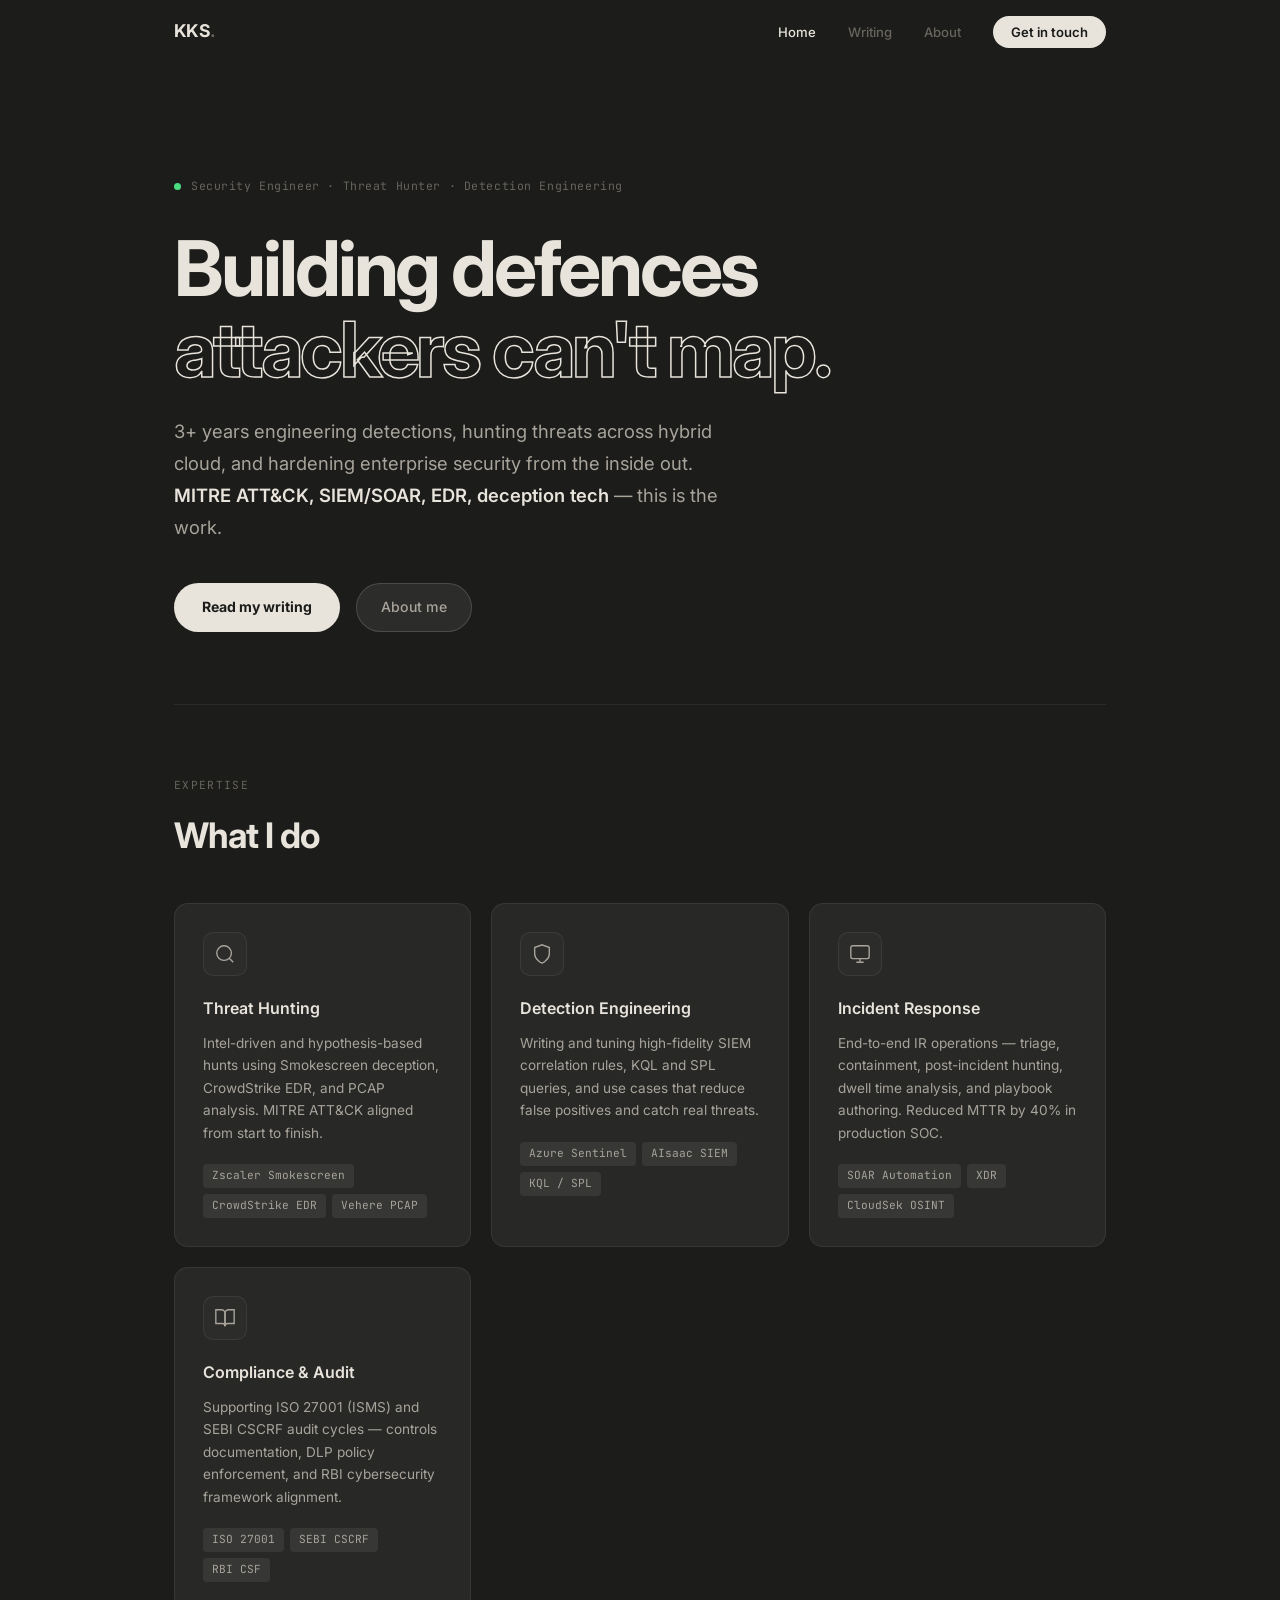
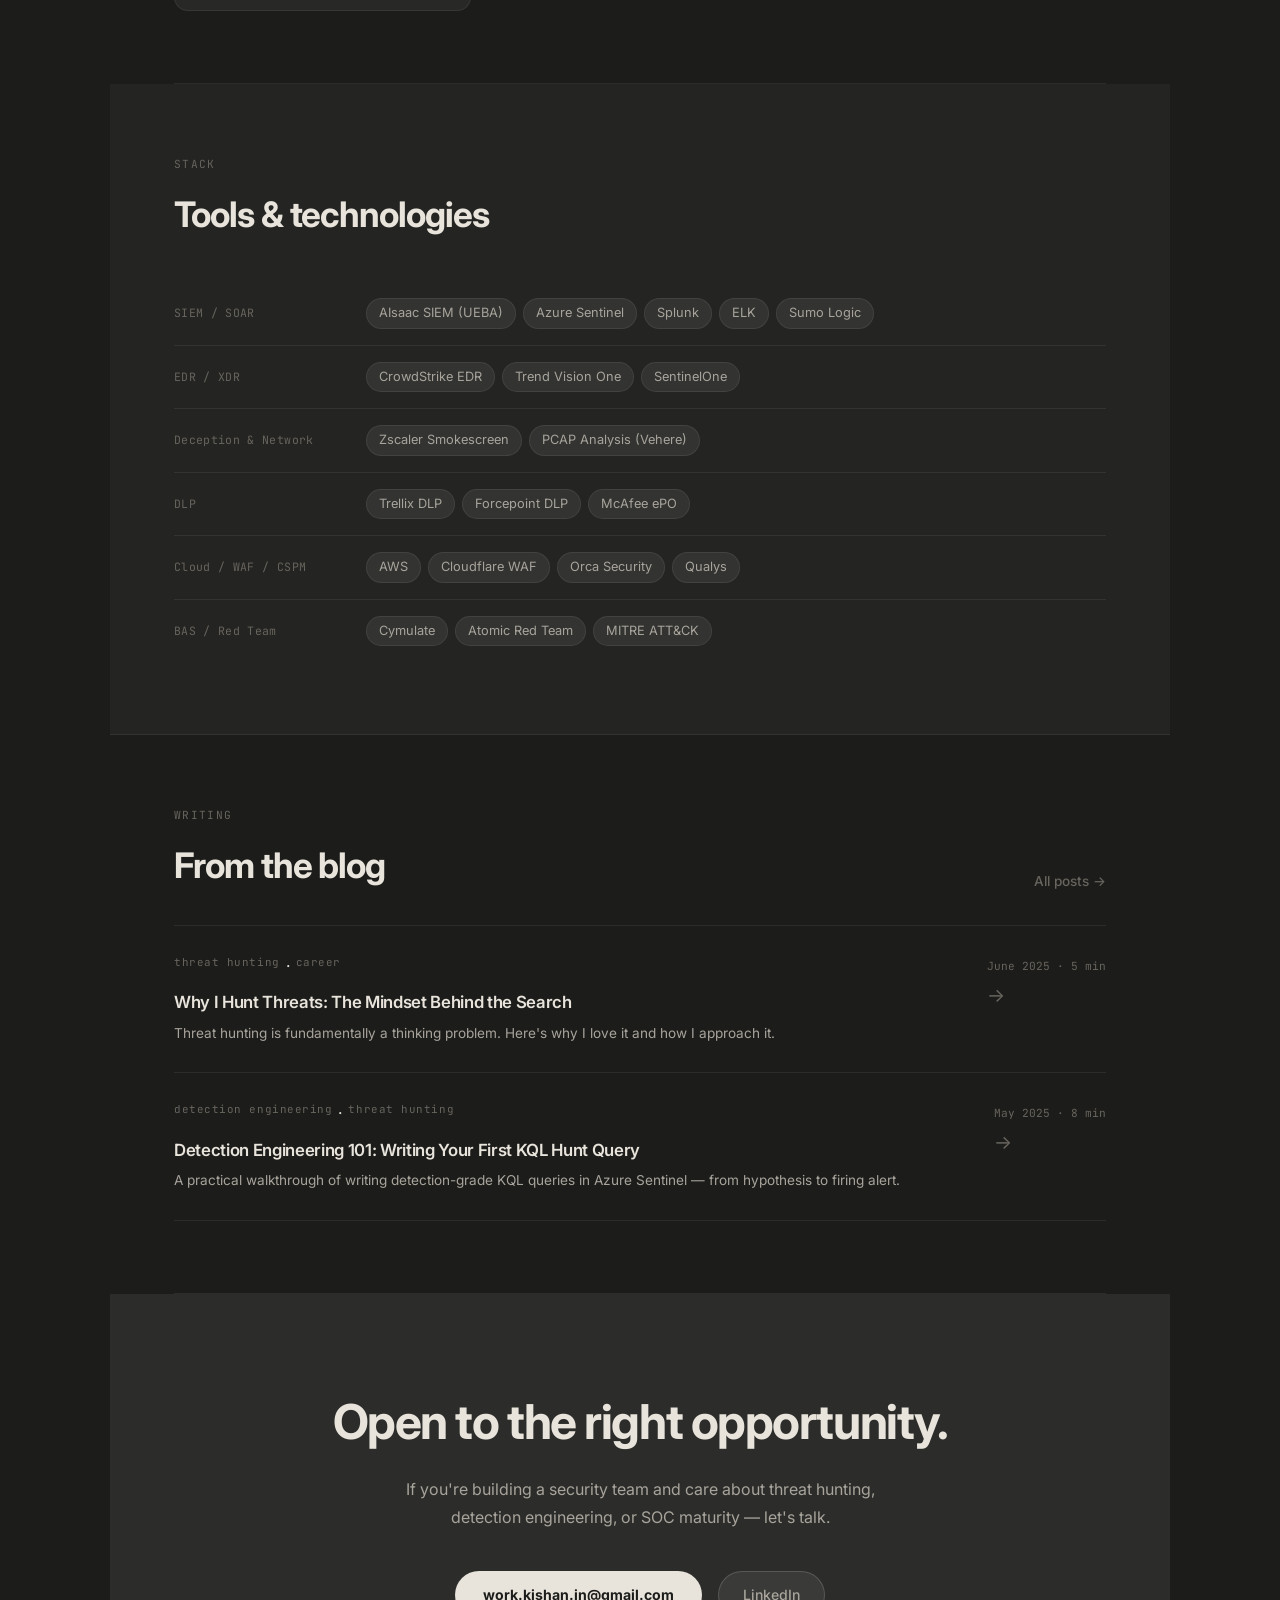
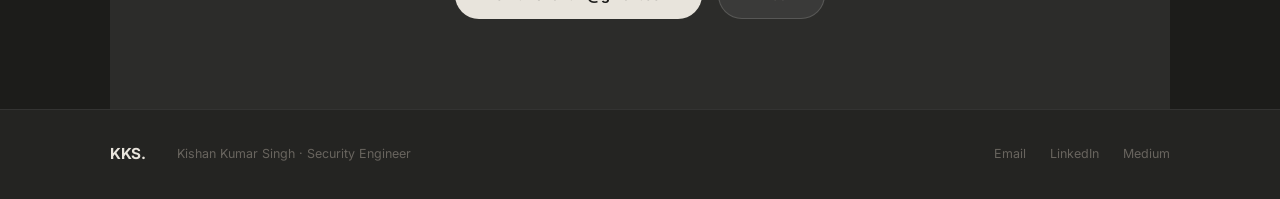
<file: index.html>
<!DOCTYPE html>
<html lang="en">
<head>
<meta charset="UTF-8">
<meta name="viewport" content="width=device-width, initial-scale=1.0">
<title>Kishan Kumar Singh — Security Engineer & Threat Hunter</title>
<meta name="description" content="Security Engineer & Threat Hunter specialising in detection engineering, SIEM/SOAR, and incident response.">
<link rel="preconnect" href="https://fonts.googleapis.com">
<link href="https://fonts.googleapis.com/css2?family=Inter:wght@300;400;500;600;700&family=JetBrains+Mono:wght@300;400;500&display=swap" rel="stylesheet">
<link rel="stylesheet" href="assets/style.css">
</head>
<body>
<nav id="nav">
  <div class="nav-inner">
    <a href="index.html" class="nav-brand">KKS<span class="brand-dot">.</span></a>
    <ul class="nav-links">
      <li><a href="index.html" class="nav-link active">Home</a></li>
      <li><a href="blog.html" class="nav-link">Writing</a></li>
      <li><a href="about.html" class="nav-link">About</a></li>
      <li><a href="mailto:work.kishan.in@gmail.com" class="nav-cta">Get in touch</a></li>
    </ul>
  </div>
</nav>
<main>
  <section class="hero">
    <div class="hero-eyebrow"><span class="status-dot"></span>Security Engineer · Threat Hunter · Detection Engineering</div>
    <h1 class="hero-h1">Building defences<span class="h1-outline">attackers can't map.</span></h1>
    <p class="hero-sub">3+ years engineering detections, hunting threats across hybrid cloud, and hardening enterprise security from the inside out. <strong>MITRE ATT&CK, SIEM/SOAR, EDR, deception tech</strong> — this is the work.</p>
    <div class="hero-actions">
      <a href="blog.html" class="btn-primary">Read my writing</a>
      <a href="about.html" class="btn-secondary">About me</a>
    </div>
  </section>

  <section class="section">
    <div class="section-label">Expertise</div>
    <h2 class="section-title">What I do</h2>
    <div class="expertise-grid">
      <div class="expertise-card">
        <div class="expertise-icon"><svg width="22" height="22" viewBox="0 0 24 24" fill="none" stroke="currentColor" stroke-width="1.5"><circle cx="11" cy="11" r="8"/><path d="m21 21-4.35-4.35"/></svg></div>
        <h3>Threat Hunting</h3>
        <p>Intel-driven and hypothesis-based hunts using Smokescreen deception, CrowdStrike EDR, and PCAP analysis. MITRE ATT&CK aligned from start to finish.</p>
        <div class="card-tools"><span class="tool-chip">Zscaler Smokescreen</span><span class="tool-chip">CrowdStrike EDR</span><span class="tool-chip">Vehere PCAP</span></div>
      </div>
      <div class="expertise-card">
        <div class="expertise-icon"><svg width="22" height="22" viewBox="0 0 24 24" fill="none" stroke="currentColor" stroke-width="1.5"><path d="M12 22s8-4 8-10V5l-8-3-8 3v7c0 6 8 10 8 10z"/></svg></div>
        <h3>Detection Engineering</h3>
        <p>Writing and tuning high-fidelity SIEM correlation rules, KQL and SPL queries, and use cases that reduce false positives and catch real threats.</p>
        <div class="card-tools"><span class="tool-chip">Azure Sentinel</span><span class="tool-chip">AIsaac SIEM</span><span class="tool-chip">KQL / SPL</span></div>
      </div>
      <div class="expertise-card">
        <div class="expertise-icon"><svg width="22" height="22" viewBox="0 0 24 24" fill="none" stroke="currentColor" stroke-width="1.5"><rect x="2" y="3" width="20" height="14" rx="2"/><path d="M8 21h8m-4-4v4"/></svg></div>
        <h3>Incident Response</h3>
        <p>End-to-end IR operations — triage, containment, post-incident hunting, dwell time analysis, and playbook authoring. Reduced MTTR by 40% in production SOC.</p>
        <div class="card-tools"><span class="tool-chip">SOAR Automation</span><span class="tool-chip">XDR</span><span class="tool-chip">CloudSek OSINT</span></div>
      </div>
      <div class="expertise-card">
        <div class="expertise-icon"><svg width="22" height="22" viewBox="0 0 24 24" fill="none" stroke="currentColor" stroke-width="1.5"><path d="M2 3h6a4 4 0 0 1 4 4v14a3 3 0 0 0-3-3H2z"/><path d="M22 3h-6a4 4 0 0 0-4 4v14a3 3 0 0 1 3-3h7z"/></svg></div>
        <h3>Compliance & Audit</h3>
        <p>Supporting ISO 27001 (ISMS) and SEBI CSCRF audit cycles — controls documentation, DLP policy enforcement, and RBI cybersecurity framework alignment.</p>
        <div class="card-tools"><span class="tool-chip">ISO 27001</span><span class="tool-chip">SEBI CSCRF</span><span class="tool-chip">RBI CSF</span></div>
      </div>
    </div>
  </section>

  <section class="section section-alt">
    <div class="section-label">Stack</div>
    <h2 class="section-title">Tools & technologies</h2>
    <div class="stack-grid">
      <div class="stack-row"><span class="stack-category">SIEM / SOAR</span><div class="stack-tags"><span class="stack-tag">AIsaac SIEM (UEBA)</span><span class="stack-tag">Azure Sentinel</span><span class="stack-tag">Splunk</span><span class="stack-tag">ELK</span><span class="stack-tag">Sumo Logic</span></div></div>
      <div class="stack-row"><span class="stack-category">EDR / XDR</span><div class="stack-tags"><span class="stack-tag">CrowdStrike EDR</span><span class="stack-tag">Trend Vision One</span><span class="stack-tag">SentinelOne</span></div></div>
      <div class="stack-row"><span class="stack-category">Deception & Network</span><div class="stack-tags"><span class="stack-tag">Zscaler Smokescreen</span><span class="stack-tag">PCAP Analysis (Vehere)</span></div></div>
      <div class="stack-row"><span class="stack-category">DLP</span><div class="stack-tags"><span class="stack-tag">Trellix DLP</span><span class="stack-tag">Forcepoint DLP</span><span class="stack-tag">McAfee ePO</span></div></div>
      <div class="stack-row"><span class="stack-category">Cloud / WAF / CSPM</span><div class="stack-tags"><span class="stack-tag">AWS</span><span class="stack-tag">Cloudflare WAF</span><span class="stack-tag">Orca Security</span><span class="stack-tag">Qualys</span></div></div>
      <div class="stack-row"><span class="stack-category">BAS / Red Team</span><div class="stack-tags"><span class="stack-tag">Cymulate</span><span class="stack-tag">Atomic Red Team</span><span class="stack-tag">MITRE ATT&CK</span></div></div>
    </div>
  </section>

  <section class="section">
    <div class="section-header-row">
      <div><div class="section-label">Writing</div><h2 class="section-title" style="margin-bottom:0">From the blog</h2></div>
      <a href="blog.html" class="text-link">All posts →</a>
    </div>
    <div class="posts-list" id="home-posts"></div>
  </section>

  <section class="cta-section">
    <h2 class="cta-title">Open to the right opportunity.</h2>
    <p class="cta-sub">If you're building a security team and care about threat hunting, detection engineering, or SOC maturity — let's talk.</p>
    <div class="cta-actions">
      <a href="mailto:work.kishan.in@gmail.com" class="btn-primary">work.kishan.in@gmail.com</a>
      <a href="https://www.linkedin.com/in/singhkishan1/" target="_blank" class="btn-secondary">LinkedIn</a>
    </div>
  </section>
</main>

<footer>
  <div class="footer-inner">
    <span class="footer-brand">KKS.</span>
    <span class="footer-copy">Kishan Kumar Singh · Security Engineer</span>
    <div class="footer-links">
      <a href="mailto:work.kishan.in@gmail.com">Email</a>
      <a href="https://www.linkedin.com/in/singhkishan1/" target="_blank">LinkedIn</a>
      <a href="https://medium.com/@sudoEngineer" target="_blank">Medium</a>
    </div>
  </div>
</footer>

<script src="assets/posts.js"></script>
<script>
const c = document.getElementById('home-posts');
const latest = POSTS.slice(0,3);
c.innerHTML = latest.length ? latest.map(p => postCard(p)).join('') : '<p class="empty">First post coming soon.</p>';
window.addEventListener('scroll', () => {
  document.getElementById('nav').classList.toggle('scrolled', window.scrollY > 40);
});
</script>
</body>
</html>
</file>
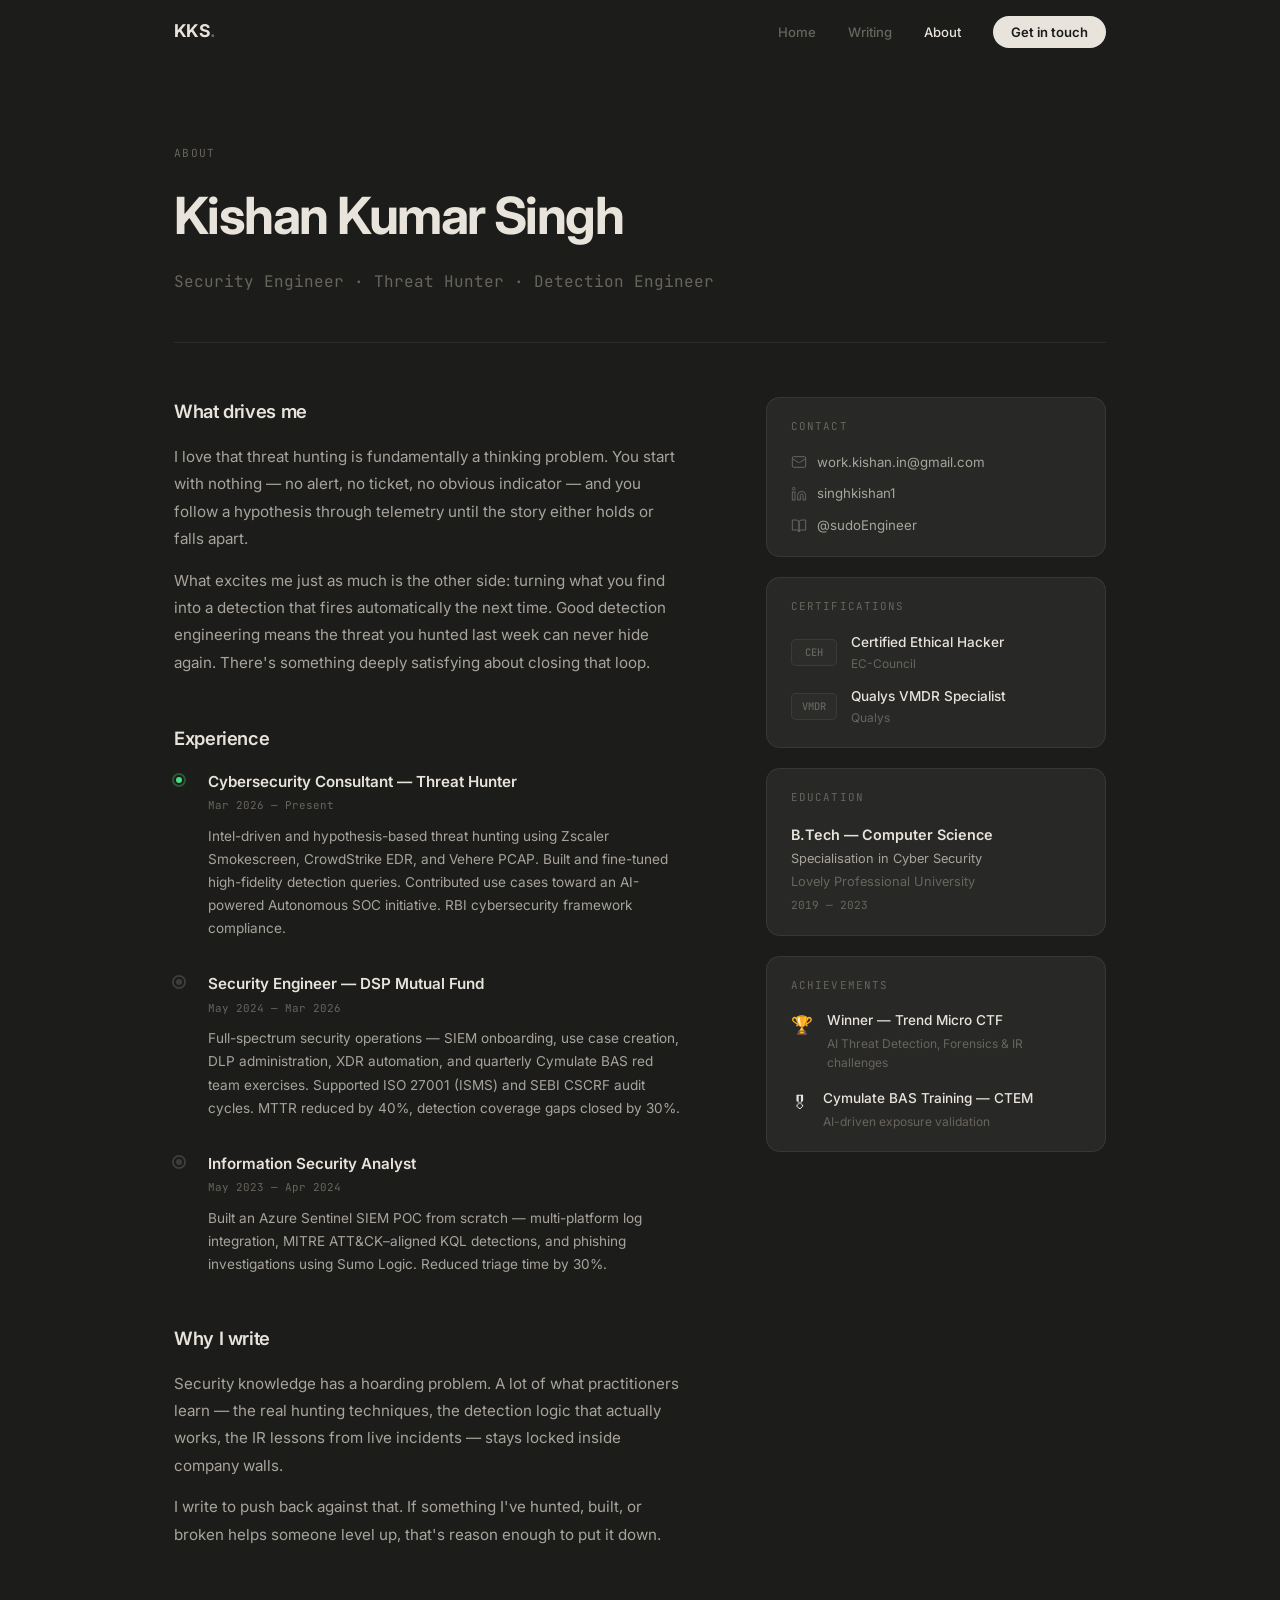
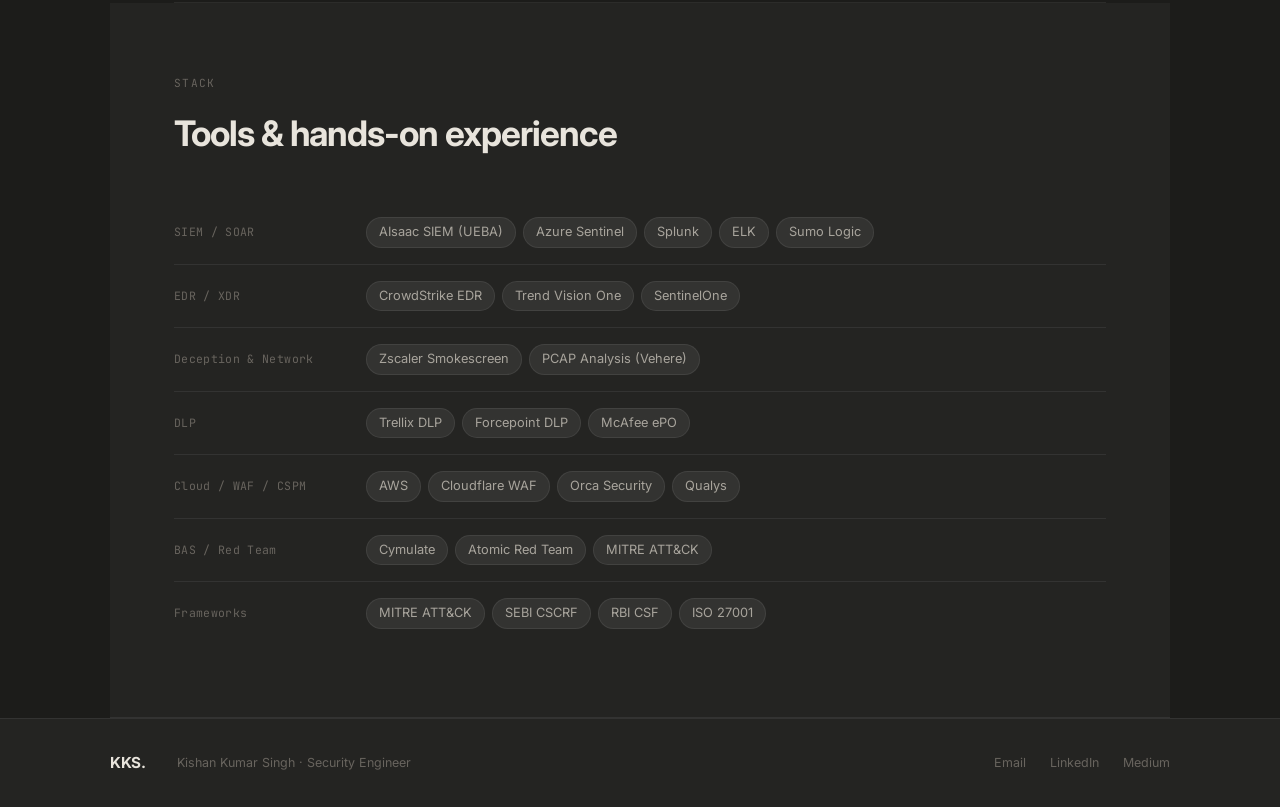
<file: about.html>
<!DOCTYPE html>
<html lang="en">
<head>
<meta charset="UTF-8">
<meta name="viewport" content="width=device-width, initial-scale=1.0">
<title>About — Kishan Kumar Singh</title>
<link rel="preconnect" href="https://fonts.googleapis.com">
<link href="https://fonts.googleapis.com/css2?family=Inter:wght@300;400;500;600;700&family=JetBrains+Mono:wght@300;400;500&display=swap" rel="stylesheet">
<link rel="stylesheet" href="assets/style.css">
</head>
<body>
<nav id="nav">
  <div class="nav-inner">
    <a href="index.html" class="nav-brand">KKS<span class="brand-dot">.</span></a>
    <ul class="nav-links">
      <li><a href="index.html" class="nav-link">Home</a></li>
      <li><a href="blog.html" class="nav-link">Writing</a></li>
      <li><a href="about.html" class="nav-link active">About</a></li>
      <li><a href="mailto:work.kishan.in@gmail.com" class="nav-cta">Get in touch</a></li>
    </ul>
  </div>
</nav>
<main>
  <section class="page-hero">
    <div class="section-label">About</div>
    <h1 class="page-h1">Kishan Kumar Singh</h1>
    <p class="page-sub">Security Engineer · Threat Hunter · Detection Engineer</p>
  </section>

  <section class="about-layout">
    <div class="about-main">
      <div class="about-block">
        <h2>What drives me</h2>
        <p>I love that threat hunting is fundamentally a thinking problem. You start with nothing — no alert, no ticket, no obvious indicator — and you follow a hypothesis through telemetry until the story either holds or falls apart.</p>
        <p>What excites me just as much is the other side: turning what you find into a detection that fires automatically the next time. Good detection engineering means the threat you hunted last week can never hide again. There's something deeply satisfying about closing that loop.</p>
      </div>
      <div class="about-block">
        <h2>Experience</h2>
        <div class="timeline">
          <div class="tl-item">
            <div class="tl-dot active"></div>
            <div class="tl-content">
              <div class="tl-role">Cybersecurity Consultant — Threat Hunter</div>
              <div class="tl-period">Mar 2026 — Present</div>
              <p>Intel-driven and hypothesis-based threat hunting using Zscaler Smokescreen, CrowdStrike EDR, and Vehere PCAP. Built and fine-tuned high-fidelity detection queries. Contributed use cases toward an AI-powered Autonomous SOC initiative. RBI cybersecurity framework compliance.</p>
            </div>
          </div>
          <div class="tl-item">
            <div class="tl-dot"></div>
            <div class="tl-content">
              <div class="tl-role">Security Engineer — DSP Mutual Fund</div>
              <div class="tl-period">May 2024 — Mar 2026</div>
              <p>Full-spectrum security operations — SIEM onboarding, use case creation, DLP administration, XDR automation, and quarterly Cymulate BAS red team exercises. Supported ISO 27001 (ISMS) and SEBI CSCRF audit cycles. MTTR reduced by 40%, detection coverage gaps closed by 30%.</p>
            </div>
          </div>
          <div class="tl-item">
            <div class="tl-dot"></div>
            <div class="tl-content">
              <div class="tl-role">Information Security Analyst</div>
              <div class="tl-period">May 2023 — Apr 2024</div>
              <p>Built an Azure Sentinel SIEM POC from scratch — multi-platform log integration, MITRE ATT&CK–aligned KQL detections, and phishing investigations using Sumo Logic. Reduced triage time by 30%.</p>
            </div>
          </div>
        </div>
      </div>
      <div class="about-block">
        <h2>Why I write</h2>
        <p>Security knowledge has a hoarding problem. A lot of what practitioners learn — the real hunting techniques, the detection logic that actually works, the IR lessons from live incidents — stays locked inside company walls.</p>
        <p>I write to push back against that. If something I've hunted, built, or broken helps someone level up, that's reason enough to put it down.</p>
      </div>
    </div>

    <aside class="about-sidebar">
      <div class="sidebar-card">
        <div class="sidebar-label">Contact</div>
        <div class="sidebar-links">
          <a href="mailto:work.kishan.in@gmail.com" class="sidebar-link"><svg width="16" height="16" viewBox="0 0 24 24" fill="none" stroke="currentColor" stroke-width="1.5"><rect x="2" y="4" width="20" height="16" rx="2"/><path d="m22 7-8.97 5.7a1.94 1.94 0 0 1-2.06 0L2 7"/></svg>work.kishan.in@gmail.com</a>
          <a href="https://www.linkedin.com/in/singhkishan1/" target="_blank" class="sidebar-link"><svg width="16" height="16" viewBox="0 0 24 24" fill="none" stroke="currentColor" stroke-width="1.5"><path d="M16 8a6 6 0 0 1 6 6v7h-4v-7a2 2 0 0 0-4 0v7h-4v-7a6 6 0 0 1 6-6z"/><rect x="2" y="9" width="4" height="12"/><circle cx="4" cy="4" r="2"/></svg>singhkishan1</a>
          <a href="https://medium.com/@sudoEngineer" target="_blank" class="sidebar-link"><svg width="16" height="16" viewBox="0 0 24 24" fill="none" stroke="currentColor" stroke-width="1.5"><path d="M2 3h6a4 4 0 0 1 4 4v14a3 3 0 0 0-3-3H2z"/><path d="M22 3h-6a4 4 0 0 0-4 4v14a3 3 0 0 1 3-3h7z"/></svg>@sudoEngineer</a>
        </div>
      </div>
      <div class="sidebar-card">
        <div class="sidebar-label">Certifications</div>
        <div class="cert-list">
          <div class="cert-item"><div class="cert-badge">CEH</div><div><div class="cert-name">Certified Ethical Hacker</div><div class="cert-issuer">EC-Council</div></div></div>
          <div class="cert-item"><div class="cert-badge">VMDR</div><div><div class="cert-name">Qualys VMDR Specialist</div><div class="cert-issuer">Qualys</div></div></div>
        </div>
      </div>
      <div class="sidebar-card">
        <div class="sidebar-label">Education</div>
        <div class="edu-degree">B.Tech — Computer Science</div>
        <div class="edu-spec">Specialisation in Cyber Security</div>
        <div class="edu-school">Lovely Professional University</div>
        <div class="edu-year">2019 — 2023</div>
      </div>
      <div class="sidebar-card">
        <div class="sidebar-label">Achievements</div>
        <div class="ach-item"><span class="ach-icon">🏆</span><div><div class="ach-title">Winner — Trend Micro CTF</div><div class="ach-desc">AI Threat Detection, Forensics & IR challenges</div></div></div>
        <div class="ach-item"><span class="ach-icon">🎖</span><div><div class="ach-title">Cymulate BAS Training — CTEM</div><div class="ach-desc">AI-driven exposure validation</div></div></div>
      </div>
    </aside>
  </section>

  <section class="section section-alt">
    <div class="section-label">Stack</div>
    <h2 class="section-title">Tools & hands-on experience</h2>
    <div class="stack-grid">
      <div class="stack-row"><span class="stack-category">SIEM / SOAR</span><div class="stack-tags"><span class="stack-tag">AIsaac SIEM (UEBA)</span><span class="stack-tag">Azure Sentinel</span><span class="stack-tag">Splunk</span><span class="stack-tag">ELK</span><span class="stack-tag">Sumo Logic</span></div></div>
      <div class="stack-row"><span class="stack-category">EDR / XDR</span><div class="stack-tags"><span class="stack-tag">CrowdStrike EDR</span><span class="stack-tag">Trend Vision One</span><span class="stack-tag">SentinelOne</span></div></div>
      <div class="stack-row"><span class="stack-category">Deception & Network</span><div class="stack-tags"><span class="stack-tag">Zscaler Smokescreen</span><span class="stack-tag">PCAP Analysis (Vehere)</span></div></div>
      <div class="stack-row"><span class="stack-category">DLP</span><div class="stack-tags"><span class="stack-tag">Trellix DLP</span><span class="stack-tag">Forcepoint DLP</span><span class="stack-tag">McAfee ePO</span></div></div>
      <div class="stack-row"><span class="stack-category">Cloud / WAF / CSPM</span><div class="stack-tags"><span class="stack-tag">AWS</span><span class="stack-tag">Cloudflare WAF</span><span class="stack-tag">Orca Security</span><span class="stack-tag">Qualys</span></div></div>
      <div class="stack-row"><span class="stack-category">BAS / Red Team</span><div class="stack-tags"><span class="stack-tag">Cymulate</span><span class="stack-tag">Atomic Red Team</span><span class="stack-tag">MITRE ATT&CK</span></div></div>
      <div class="stack-row"><span class="stack-category">Frameworks</span><div class="stack-tags"><span class="stack-tag">MITRE ATT&CK</span><span class="stack-tag">SEBI CSCRF</span><span class="stack-tag">RBI CSF</span><span class="stack-tag">ISO 27001</span></div></div>
    </div>
  </section>
</main>
<footer>
  <div class="footer-inner">
    <span class="footer-brand">KKS.</span>
    <span class="footer-copy">Kishan Kumar Singh · Security Engineer</span>
    <div class="footer-links">
      <a href="mailto:work.kishan.in@gmail.com">Email</a>
      <a href="https://www.linkedin.com/in/singhkishan1/" target="_blank">LinkedIn</a>
      <a href="https://medium.com/@sudoEngineer" target="_blank">Medium</a>
    </div>
  </div>
</footer>
<script>
window.addEventListener('scroll', () => {
  document.getElementById('nav').classList.toggle('scrolled', window.scrollY > 40);
});
</script>
</body>
</html>
</file>
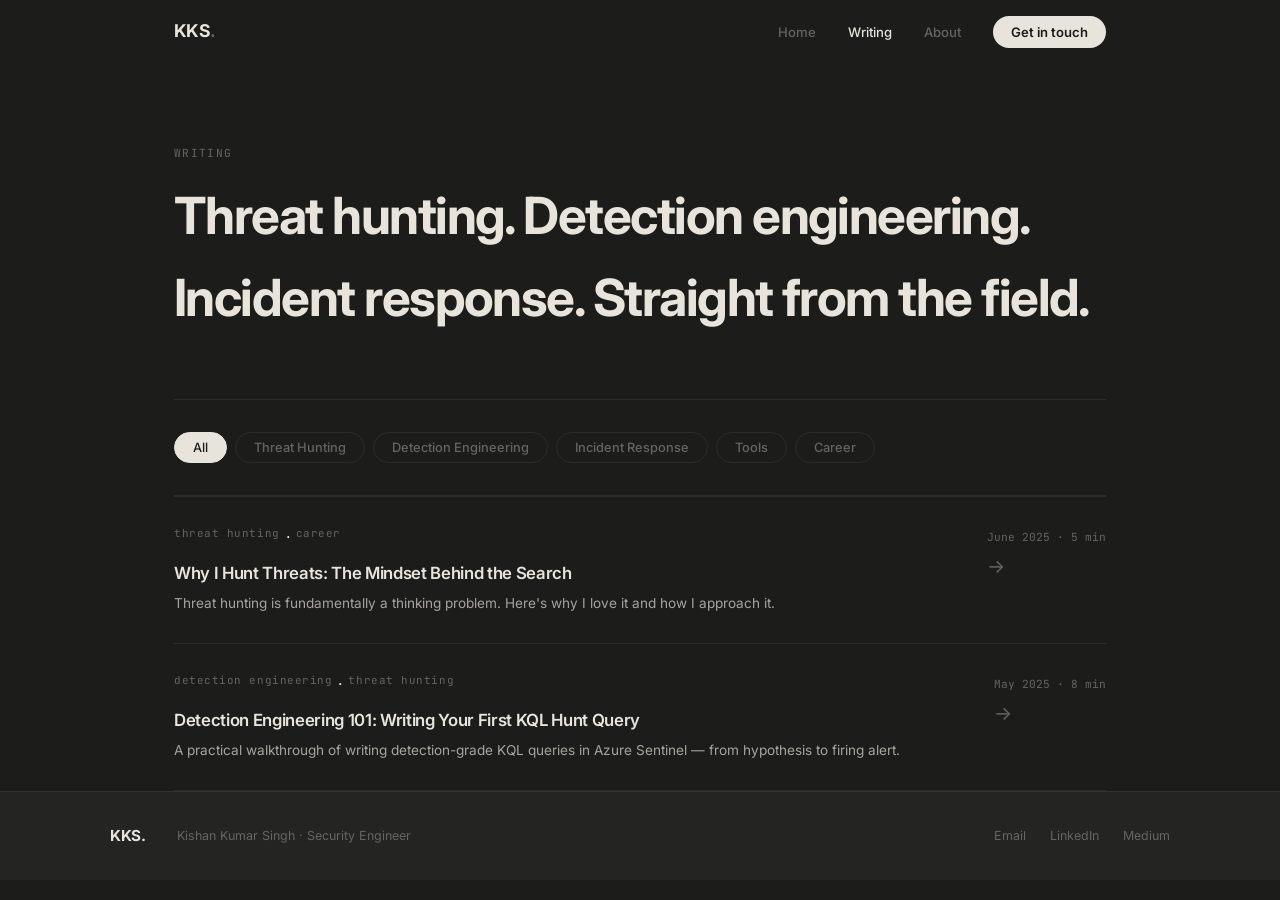
<file: blog.html>
<!DOCTYPE html>
<html lang="en">
<head>
<meta charset="UTF-8">
<meta name="viewport" content="width=device-width, initial-scale=1.0">
<title>Writing — Kishan Kumar Singh</title>
<link rel="preconnect" href="https://fonts.googleapis.com">
<link href="https://fonts.googleapis.com/css2?family=Inter:wght@300;400;500;600;700&family=JetBrains+Mono:wght@300;400;500&display=swap" rel="stylesheet">
<link rel="stylesheet" href="assets/style.css">
</head>
<body>
<nav id="nav">
  <div class="nav-inner">
    <a href="index.html" class="nav-brand">KKS<span class="brand-dot">.</span></a>
    <ul class="nav-links">
      <li><a href="index.html" class="nav-link">Home</a></li>
      <li><a href="blog.html" class="nav-link active">Writing</a></li>
      <li><a href="about.html" class="nav-link">About</a></li>
      <li><a href="mailto:work.kishan.in@gmail.com" class="nav-cta">Get in touch</a></li>
    </ul>
  </div>
</nav>
<main>
  <section class="page-hero">
    <div class="section-label">Writing</div>
    <h1 class="page-h1">Threat hunting. Detection engineering.<br>Incident response. Straight from the field.</h1>
  </section>
  <div class="filter-bar">
    <button class="filter-btn active" data-tag="all">All</button>
    <button class="filter-btn" data-tag="threat-hunting">Threat Hunting</button>
    <button class="filter-btn" data-tag="detection-engineering">Detection Engineering</button>
    <button class="filter-btn" data-tag="incident-response">Incident Response</button>
    <button class="filter-btn" data-tag="tools">Tools</button>
    <button class="filter-btn" data-tag="career">Career</button>
  </div>
  <div class="posts-grid" id="blog-posts"></div>
</main>
<footer>
  <div class="footer-inner">
    <span class="footer-brand">KKS.</span>
    <span class="footer-copy">Kishan Kumar Singh · Security Engineer</span>
    <div class="footer-links">
      <a href="mailto:work.kishan.in@gmail.com">Email</a>
      <a href="https://www.linkedin.com/in/singhkishan1/" target="_blank">LinkedIn</a>
      <a href="https://medium.com/@sudoEngineer" target="_blank">Medium</a>
    </div>
  </div>
</footer>
<script src="assets/posts.js"></script>
<script>
window.addEventListener('scroll', () => document.getElementById('nav').classList.toggle('scrolled', window.scrollY > 40));
function render(tag) {
  const posts = tag === 'all' ? POSTS : POSTS.filter(p => p.tags.includes(tag));
  document.getElementById('blog-posts').innerHTML = posts.length ? posts.map(p => postCard(p)).join('') : '<p class="empty">No posts in this category yet.</p>';
}
document.querySelectorAll('.filter-btn').forEach(btn => {
  btn.addEventListener('click', () => {
    document.querySelectorAll('.filter-btn').forEach(b => b.classList.remove('active'));
    btn.classList.add('active');
    render(btn.dataset.tag);
  });
});
render('all');
</script>
</body>
</html>
</file>
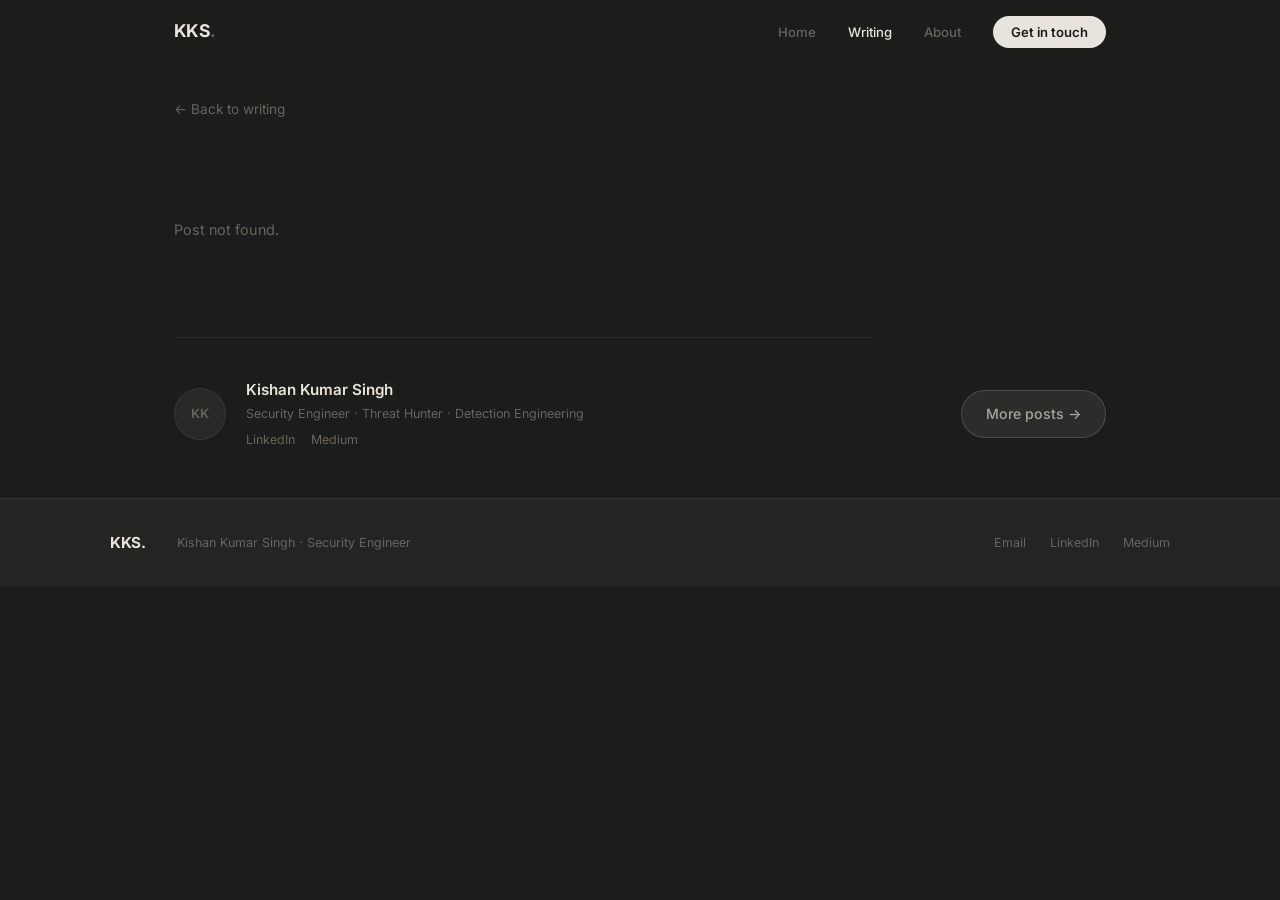
<file: post.html>
<!DOCTYPE html>
<html lang="en">
<head>
<meta charset="UTF-8">
<meta name="viewport" content="width=device-width, initial-scale=1.0">
<title id="page-title">Post — Kishan Kumar Singh</title>
<link rel="preconnect" href="https://fonts.googleapis.com">
<link href="https://fonts.googleapis.com/css2?family=Inter:wght@300;400;500;600;700&family=JetBrains+Mono:wght@300;400;500&display=swap" rel="stylesheet">
<link rel="stylesheet" href="assets/style.css">
</head>
<body>
<nav id="nav">
  <div class="nav-inner">
    <a href="index.html" class="nav-brand">KKS<span class="brand-dot">.</span></a>
    <ul class="nav-links">
      <li><a href="index.html" class="nav-link">Home</a></li>
      <li><a href="blog.html" class="nav-link active">Writing</a></li>
      <li><a href="about.html" class="nav-link">About</a></li>
      <li><a href="mailto:work.kishan.in@gmail.com" class="nav-cta">Get in touch</a></li>
    </ul>
  </div>
</nav>
<main>
  <div class="post-back"><a href="blog.html">← Back to writing</a></div>
  <article id="post-content" class="post-article"></article>
  <div class="post-author-bar">
    <div class="author-avatar-lg">KK</div>
    <div>
      <div class="author-name-lg">Kishan Kumar Singh</div>
      <div class="author-role-lg">Security Engineer · Threat Hunter · Detection Engineering</div>
      <div class="author-socials">
        <a href="https://www.linkedin.com/in/singhkishan1/" target="_blank">LinkedIn</a>
        <a href="https://medium.com/@sudoEngineer" target="_blank">Medium</a>
      </div>
    </div>
    <a href="blog.html" class="btn-secondary" style="margin-left:auto">More posts →</a>
  </div>
</main>
<footer>
  <div class="footer-inner">
    <span class="footer-brand">KKS.</span>
    <span class="footer-copy">Kishan Kumar Singh · Security Engineer</span>
    <div class="footer-links">
      <a href="mailto:work.kishan.in@gmail.com">Email</a>
      <a href="https://www.linkedin.com/in/singhkishan1/" target="_blank">LinkedIn</a>
      <a href="https://medium.com/@sudoEngineer" target="_blank">Medium</a>
    </div>
  </div>
</footer>
<script src="assets/posts.js"></script>
<script>
window.addEventListener('scroll', () => document.getElementById('nav').classList.toggle('scrolled', window.scrollY > 40));
const slug = new URLSearchParams(window.location.search).get('slug');
const post = POSTS.find(p => p.slug === slug);
const el = document.getElementById('post-content');
if (!post) {
  el.innerHTML = '<p class="empty">Post not found.</p>';
} else {
  document.getElementById('page-title').textContent = post.title + ' — Kishan Kumar Singh';
  el.innerHTML = `
    <header class="post-header">
      <div class="post-tags-row">${post.tags.map(t=>`<span class="filter-tag">${t.replace(/-/g,' ')}</span>`).join('')}</div>
      <h1 class="post-title">${post.title}</h1>
      <div class="post-meta"><span>${post.date}</span><span>${post.readTime} min read</span></div>
    </header>
    <div class="post-body">${post.content}</div>`;
}
</script>
</body>
</html>
</file>
<file: assets/style.css>
:root {
  --bg:      #1C1C1A;
  --bg2:     #242422;
  --bg3:     #2C2C2A;
  --card:    #282826;
  --card2:   #303030;
  --border:  rgba(255,255,255,0.07);
  --border2: rgba(255,255,255,0.15);
  --text:    #E8E4DC;
  --text-2:  #A8A49C;
  --text-3:  #68645E;
  --tag-bg:  rgba(255,255,255,0.07);
  --tag-text:#A8A49C;
  --mono: 'JetBrains Mono', monospace;
  --sans: 'Inter', sans-serif;
  --r: 10px;
  --r-lg: 14px;
  --nav-h: 64px;
  --max: 1060px;
  --pad: clamp(1.5rem, 5vw, 4rem);
}

*, *::before, *::after { margin:0; padding:0; box-sizing:border-box; }
html { scroll-behavior: smooth; -webkit-font-smoothing: antialiased; }
body { font-family: var(--sans); background: var(--bg); color: var(--text); line-height: 1.6; }

/* ── NAV ── */
nav {
  position: fixed; top:0; left:0; right:0; z-index:100;
  height: var(--nav-h);
  border-bottom: 1px solid transparent;
  transition: background 0.3s, border-color 0.3s;
}
nav.scrolled { background: rgba(28,28,26,0.95); backdrop-filter: blur(14px); border-color: var(--border); }
.nav-inner {
  max-width: var(--max); margin: 0 auto;
  height: 100%; padding: 0 var(--pad);
  display: flex; align-items: center; justify-content: space-between;
}
.nav-brand { font-size: 1.1rem; font-weight: 700; letter-spacing: -0.04em; color: var(--text); text-decoration: none; }
.brand-dot { color: var(--text-3); }
.nav-links { display:flex; align-items:center; gap:2rem; list-style:none; }
.nav-link { font-size: 0.82rem; color: var(--text-3); text-decoration:none; font-weight:500; transition: color 0.15s; }
.nav-link:hover, .nav-link.active { color: var(--text); }
.nav-cta {
  font-size: 0.82rem; font-weight:600; color: var(--bg);
  background: var(--text); text-decoration:none;
  padding: 8px 18px; border-radius: 100px;
  transition: opacity 0.15s;
}
.nav-cta:hover { opacity: 0.85; }

/* ── MAIN ── */
main { max-width: var(--max); margin: 0 auto; padding: 0 var(--pad); padding-top: var(--nav-h); }

/* ── HERO ── */
.hero { padding: clamp(5rem,12vh,9rem) 0 clamp(4rem,8vh,7rem); border-bottom: 1px solid var(--border); }
.hero-eyebrow {
  display: inline-flex; align-items: center; gap: 10px;
  font-family: var(--mono); font-size: 0.72rem; color: var(--text-3);
  letter-spacing: 0.05em; margin-bottom: 2rem;
}
.status-dot { width:7px; height:7px; border-radius:50%; background:#4ade80; animation: pulse 2.5s ease-in-out infinite; }
@keyframes pulse { 0%,100%{opacity:1} 50%{opacity:0.35} }
.hero-h1 { font-size: clamp(2.8rem,6vw,5rem); font-weight:700; line-height:1.06; letter-spacing:-0.04em; margin-bottom:1.5rem; }
.h1-outline { display:block; color:transparent; -webkit-text-stroke:1.5px var(--text); }
.hero-sub { font-size: clamp(1rem,1.8vw,1.15rem); color: var(--text-2); max-width:580px; line-height:1.75; margin-bottom:2.5rem; }
.hero-sub strong { color: var(--text); font-weight:600; }
.hero-actions { display:flex; gap:1rem; flex-wrap:wrap; }

/* ── BUTTONS ── */
.btn-primary {
  display: inline-block; padding: 13px 28px;
  background: var(--text); color: var(--bg);
  font-size: 0.88rem; font-weight:700; text-decoration:none;
  border-radius: 100px; transition: opacity 0.15s, transform 0.15s;
}
.btn-primary:hover { opacity: 0.85; transform: translateY(-1px); }
.btn-secondary {
  display: inline-block; padding: 12px 24px;
  background: rgba(255,255,255,0.07); color: var(--text-2);
  font-size: 0.88rem; font-weight:500; text-decoration:none;
  border: 1px solid var(--border2); border-radius: 100px;
  transition: background 0.15s, color 0.15s;
}
.btn-secondary:hover { background: rgba(255,255,255,0.12); color: var(--text); }

/* ── IMPACT STRIP ── */
.impact-strip {
  display: flex; align-items: center; flex-wrap: wrap;
  padding: 3.5rem 0; border-bottom: 1px solid var(--border);
  background: var(--bg2); margin: 0 calc(-1 * var(--pad));
  padding-left: var(--pad); padding-right: var(--pad);
}
.impact-item { flex:1; min-width:180px; display:flex; flex-direction:column; align-items:center; text-align:center; padding:1rem; }
.impact-num { font-size:2.8rem; font-weight:700; letter-spacing:-0.04em; line-height:1; margin-bottom:0.5rem; font-family:var(--mono); color:var(--text); }
.impact-unit { font-size:1.6rem; }
.impact-label { font-size:0.78rem; color:var(--text-3); max-width:140px; line-height:1.4; }
.impact-divider { width:1px; height:60px; background:var(--border); flex-shrink:0; }

/* ── SECTIONS ── */
.section { padding: clamp(4rem,8vh,6rem) 0; border-bottom: 1px solid var(--border); }
.section-alt { background:var(--bg2); margin:0 calc(-1 * var(--pad)); padding-left:var(--pad); padding-right:var(--pad); }
.section-label { font-family:var(--mono); font-size:0.7rem; color:var(--text-3); letter-spacing:0.12em; text-transform:uppercase; margin-bottom:0.75rem; }
.section-title { font-size: clamp(1.6rem,3vw,2.2rem); font-weight:700; letter-spacing:-0.03em; margin-bottom:2.5rem; color:var(--text); }
.section-header-row { display:flex; align-items:flex-end; justify-content:space-between; margin-bottom:2rem; }
.text-link { font-size:0.85rem; color:var(--text-3); text-decoration:none; font-weight:500; }
.text-link:hover { color:var(--text); }

/* ── EXPERTISE GRID ── */
.expertise-grid { display:grid; grid-template-columns:repeat(auto-fit,minmax(240px,1fr)); gap:1.25rem; }
.expertise-card {
  background:var(--card); border:1px solid var(--border);
  border-radius:var(--r-lg); padding:1.75rem;
  transition: border-color 0.2s, transform 0.2s;
}
.expertise-card:hover { border-color:var(--border2); transform:translateY(-2px); }
.expertise-icon {
  width:44px; height:44px; border-radius:var(--r);
  background:var(--bg3); border:1px solid var(--border);
  display:flex; align-items:center; justify-content:center;
  color:var(--text-2); margin-bottom:1.25rem;
}
.expertise-card h3 { font-size:1rem; font-weight:600; margin-bottom:0.65rem; color:var(--text); }
.expertise-card p { font-size:0.85rem; color:var(--text-2); line-height:1.65; margin-bottom:1.25rem; }
.card-tools { display:flex; flex-wrap:wrap; gap:6px; }
.tool-chip { background:var(--tag-bg); color:var(--tag-text); font-size:0.7rem; font-family:var(--mono); padding:3px 9px; border-radius:4px; }

/* ── STACK ── */
.stack-grid { display:flex; flex-direction:column; }
.stack-row { display:flex; align-items:baseline; gap:2rem; padding:1rem 0; border-bottom:1px solid var(--border); flex-wrap:wrap; }
.stack-row:last-child { border-bottom:none; }
.stack-category { font-family:var(--mono); font-size:0.72rem; color:var(--text-3); min-width:160px; flex-shrink:0; letter-spacing:0.03em; }
.stack-tags { display:flex; flex-wrap:wrap; gap:7px; }
.stack-tag { background:var(--tag-bg); color:var(--text-2); font-size:0.8rem; padding:4px 12px; border-radius:100px; border:1px solid var(--border); }

/* ── POST CARDS ── */
.posts-list, .posts-grid { display:flex; flex-direction:column; }
.latest { padding:4rem 0; border-bottom:1px solid var(--border); }
.latest-header { display:flex; align-items:baseline; justify-content:space-between; margin-bottom:1.5rem; }
.post-card { display:block; text-decoration:none; color:inherit; padding:1.75rem 0; border-bottom:1px solid var(--border); transition:opacity 0.15s; }
.post-card:first-child { border-top:1px solid var(--border); }
.post-card:hover { opacity: 0.6; }
.post-card-inner { display:flex; align-items:flex-start; justify-content:space-between; gap:2rem; }
.post-card-left { flex:1; }
.post-card-tags { display:flex; gap:6px; flex-wrap:wrap; margin-bottom:0.6rem; }
.filter-tag { font-family:var(--mono); font-size:0.68rem; color:var(--text-3); letter-spacing:0.05em; }
.post-card-title { font-size:1.05rem; font-weight:600; letter-spacing:-0.02em; margin-bottom:0.4rem; color:var(--text); }
.post-card-excerpt { font-size:0.85rem; color:var(--text-2); line-height:1.6; }
.post-card-meta { font-family:var(--mono); font-size:0.7rem; color:var(--text-3); white-space:nowrap; margin-top:4px; }
.arrow-icon { font-size:1.2rem; color:var(--text-3); margin-top:4px; flex-shrink:0; }
.empty { color:var(--text-3); font-size:0.9rem; padding:3rem 0; }

/* ── CTA ── */
.cta-section { text-align:center; padding:clamp(5rem,10vh,8rem) 0; background:var(--bg3); margin:0 calc(-1 * var(--pad)); padding-left:var(--pad); padding-right:var(--pad); }
.cta-title { font-size:clamp(2rem,4vw,3rem); font-weight:700; letter-spacing:-0.03em; margin-bottom:1rem; color:var(--text); }
.cta-sub { font-size:1rem; color:var(--text-2); max-width:500px; margin:0 auto 2.5rem; line-height:1.7; }
.cta-actions { display:flex; justify-content:center; gap:1rem; flex-wrap:wrap; }

/* ── PAGE HERO ── */
.page-hero { padding:clamp(4rem,9vh,7rem) 0 3rem; border-bottom:1px solid var(--border); }
.page-h1 { font-size:clamp(2rem,4vw,3.2rem); font-weight:700; letter-spacing:-0.03em; margin-bottom:0.75rem; color:var(--text); }
.page-sub { font-size:1rem; color:var(--text-3); font-family:var(--mono); }

/* ── ABOUT ── */
.about-layout { display:grid; grid-template-columns:1fr 340px; gap:5rem; padding:clamp(3rem,6vh,5rem) 0; border-bottom:1px solid var(--border); align-items:start; }
@media (max-width:820px) { .about-layout { grid-template-columns:1fr; gap:3rem; } }
.about-main { display:flex; flex-direction:column; gap:3rem; }
.about-block h2 { font-size:1.15rem; font-weight:600; margin-bottom:1rem; letter-spacing:-0.02em; color:var(--text); }
.about-block p { font-size:0.95rem; color:var(--text-2); line-height:1.8; margin-bottom:0.9rem; }
.about-block p:last-child { margin-bottom:0; }

/* Timeline */
.timeline { display:flex; flex-direction:column; margin-top:0.5rem; }
.tl-item { display:flex; gap:1.5rem; padding-bottom:2rem; }
.tl-item:last-child { padding-bottom:0; }
.tl-dot { width:10px; height:10px; border-radius:50%; background:var(--border2); border:2px solid var(--bg); flex-shrink:0; margin-top:5px; box-shadow:0 0 0 2px var(--border2); }
.tl-dot.active { background:#4ade80; box-shadow:0 0 0 2px rgba(74,222,128,0.3); }
.tl-role { font-size:0.95rem; font-weight:600; margin-bottom:3px; color:var(--text); }
.tl-period { font-family:var(--mono); font-size:0.68rem; color:var(--text-3); margin-bottom:0.65rem; }
.tl-content p { font-size:0.85rem; color:var(--text-2); line-height:1.7; }

/* Sidebar */
.about-sidebar { display:flex; flex-direction:column; gap:1.25rem; }
.sidebar-card { background:var(--card); border:1px solid var(--border); border-radius:var(--r-lg); padding:1.25rem 1.5rem; }
.sidebar-label { font-family:var(--mono); font-size:0.68rem; color:var(--text-3); letter-spacing:0.1em; text-transform:uppercase; margin-bottom:1rem; }
.sidebar-links { display:flex; flex-direction:column; gap:0.65rem; }
.sidebar-link { display:flex; align-items:center; gap:10px; font-size:0.83rem; color:var(--text-2); text-decoration:none; transition:color 0.15s; }
.sidebar-link:hover { color:var(--text); }
.sidebar-link svg { color:var(--text-3); flex-shrink:0; }
.cert-list { display:flex; flex-direction:column; gap:0.85rem; }
.cert-item { display:flex; align-items:center; gap:0.85rem; }
.cert-badge { font-family:var(--mono); font-size:0.65rem; font-weight:500; background:var(--bg3); border:1px solid var(--border); color:var(--text-3); padding:4px 8px; border-radius:5px; min-width:46px; text-align:center; flex-shrink:0; }
.cert-name { font-size:0.85rem; font-weight:500; color:var(--text); }
.cert-issuer { font-size:0.75rem; color:var(--text-3); }
.edu-degree { font-size:0.9rem; font-weight:600; margin-bottom:3px; color:var(--text); }
.edu-spec { font-size:0.8rem; color:var(--text-2); margin-bottom:3px; }
.edu-school { font-size:0.8rem; color:var(--text-3); }
.edu-year { font-family:var(--mono); font-size:0.7rem; color:var(--text-3); margin-top:4px; }
.ach-item { display:flex; gap:0.85rem; margin-bottom:1rem; align-items:flex-start; }
.ach-item:last-child { margin-bottom:0; }
.ach-icon { font-size:1.1rem; flex-shrink:0; margin-top:1px; }
.ach-title { font-size:0.85rem; font-weight:500; margin-bottom:2px; color:var(--text); }
.ach-desc { font-size:0.75rem; color:var(--text-3); }

/* ── BLOG ── */
.filter-bar { display:flex; gap:8px; flex-wrap:wrap; padding:2rem 0; border-bottom:1px solid var(--border); }
.filter-btn { padding:7px 18px; border-radius:100px; font-size:0.8rem; font-weight:500; background:transparent; color:var(--text-3); border:1px solid var(--border); cursor:pointer; transition:all 0.15s; font-family:var(--sans); }
.filter-btn:hover { border-color:var(--border2); color:var(--text); }
.filter-btn.active { background:var(--text); color:var(--bg); border-color:var(--text); }

/* ── POST PAGE ── */
.post-back { padding:2rem 0 0; }
.post-back a { font-size:0.85rem; color:var(--text-3); text-decoration:none; }
.post-back a:hover { color:var(--text); }
.post-article { padding:3rem 0; max-width:700px; border-bottom:1px solid var(--border); }
.post-header { margin-bottom:3rem; }
.post-tags-row { display:flex; gap:8px; flex-wrap:wrap; margin-bottom:1rem; }
.post-title { font-size:clamp(1.8rem,3.5vw,2.6rem); font-weight:700; letter-spacing:-0.03em; line-height:1.15; margin-bottom:1rem; color:var(--text); }
.post-meta { display:flex; gap:1.5rem; font-family:var(--mono); font-size:0.72rem; color:var(--text-3); }
.post-body { font-size:1.02rem; line-height:1.85; color:var(--text-2); }
.post-body p { margin-bottom:1.4rem; }
.post-body h2 { font-size:1.25rem; font-weight:600; color:var(--text); letter-spacing:-0.02em; margin:2.5rem 0 1rem; padding-left:1rem; border-left:2px solid var(--text-3); }
.post-body strong { color:var(--text); font-weight:600; }
.post-body em { font-style:italic; color:var(--text-2); }
.post-body pre { background:var(--bg2); border:1px solid var(--border); border-radius:var(--r); padding:1.25rem 1.5rem; overflow-x:auto; margin:1.5rem 0; }
.post-body code { font-family:var(--mono); font-size:0.82rem; color:#86efac; line-height:1.6; }
.post-body p code { background:var(--bg2); border:1px solid var(--border); border-radius:4px; padding:2px 6px; font-size:0.84em; color:var(--text-2); }
.post-closing { border-top:1px solid var(--border); padding-top:1.5rem; margin-top:2.5rem; font-size:0.88rem !important; color:var(--text-3) !important; }
.post-author-bar { display:flex; align-items:center; gap:1.25rem; padding:2.5rem 0 3rem; flex-wrap:wrap; }
.author-avatar-lg { width:52px; height:52px; border-radius:50%; background:var(--card); border:1px solid var(--border); display:flex; align-items:center; justify-content:center; font-size:0.8rem; font-weight:600; color:var(--text-3); flex-shrink:0; }
.author-name-lg { font-size:0.95rem; font-weight:600; margin-bottom:2px; color:var(--text); }
.author-role-lg { font-size:0.78rem; color:var(--text-3); margin-bottom:6px; }
.author-socials { display:flex; gap:1rem; }
.author-socials a { font-size:0.78rem; color:var(--text-3); text-decoration:none; }
.author-socials a:hover { color:var(--text); }

/* ── FOOTER ── */
footer { border-top:1px solid var(--border); background:var(--bg2); padding:2rem var(--pad); }
.footer-inner { max-width:var(--max); margin:0 auto; display:flex; align-items:center; gap:2rem; flex-wrap:wrap; }
.footer-brand { font-weight:700; font-size:0.95rem; letter-spacing:-0.03em; color:var(--text); }
.footer-copy { font-size:0.78rem; color:var(--text-3); }
.footer-links { display:flex; gap:1.5rem; margin-left:auto; }
.footer-links a { font-size:0.78rem; color:var(--text-3); text-decoration:none; }
.footer-links a:hover { color:var(--text); }

/* ── RESPONSIVE ── */
@media (max-width:640px) {
  .impact-strip { flex-direction:column; }
  .impact-divider { width:60px; height:1px; }
  .stack-row { flex-direction:column; gap:0.75rem; }
  .nav-links li:not(:last-child) { display:none; }
  .post-card-inner { flex-direction:column; gap:0.5rem; }
  .about-sidebar { display:none; }
}
</file>
